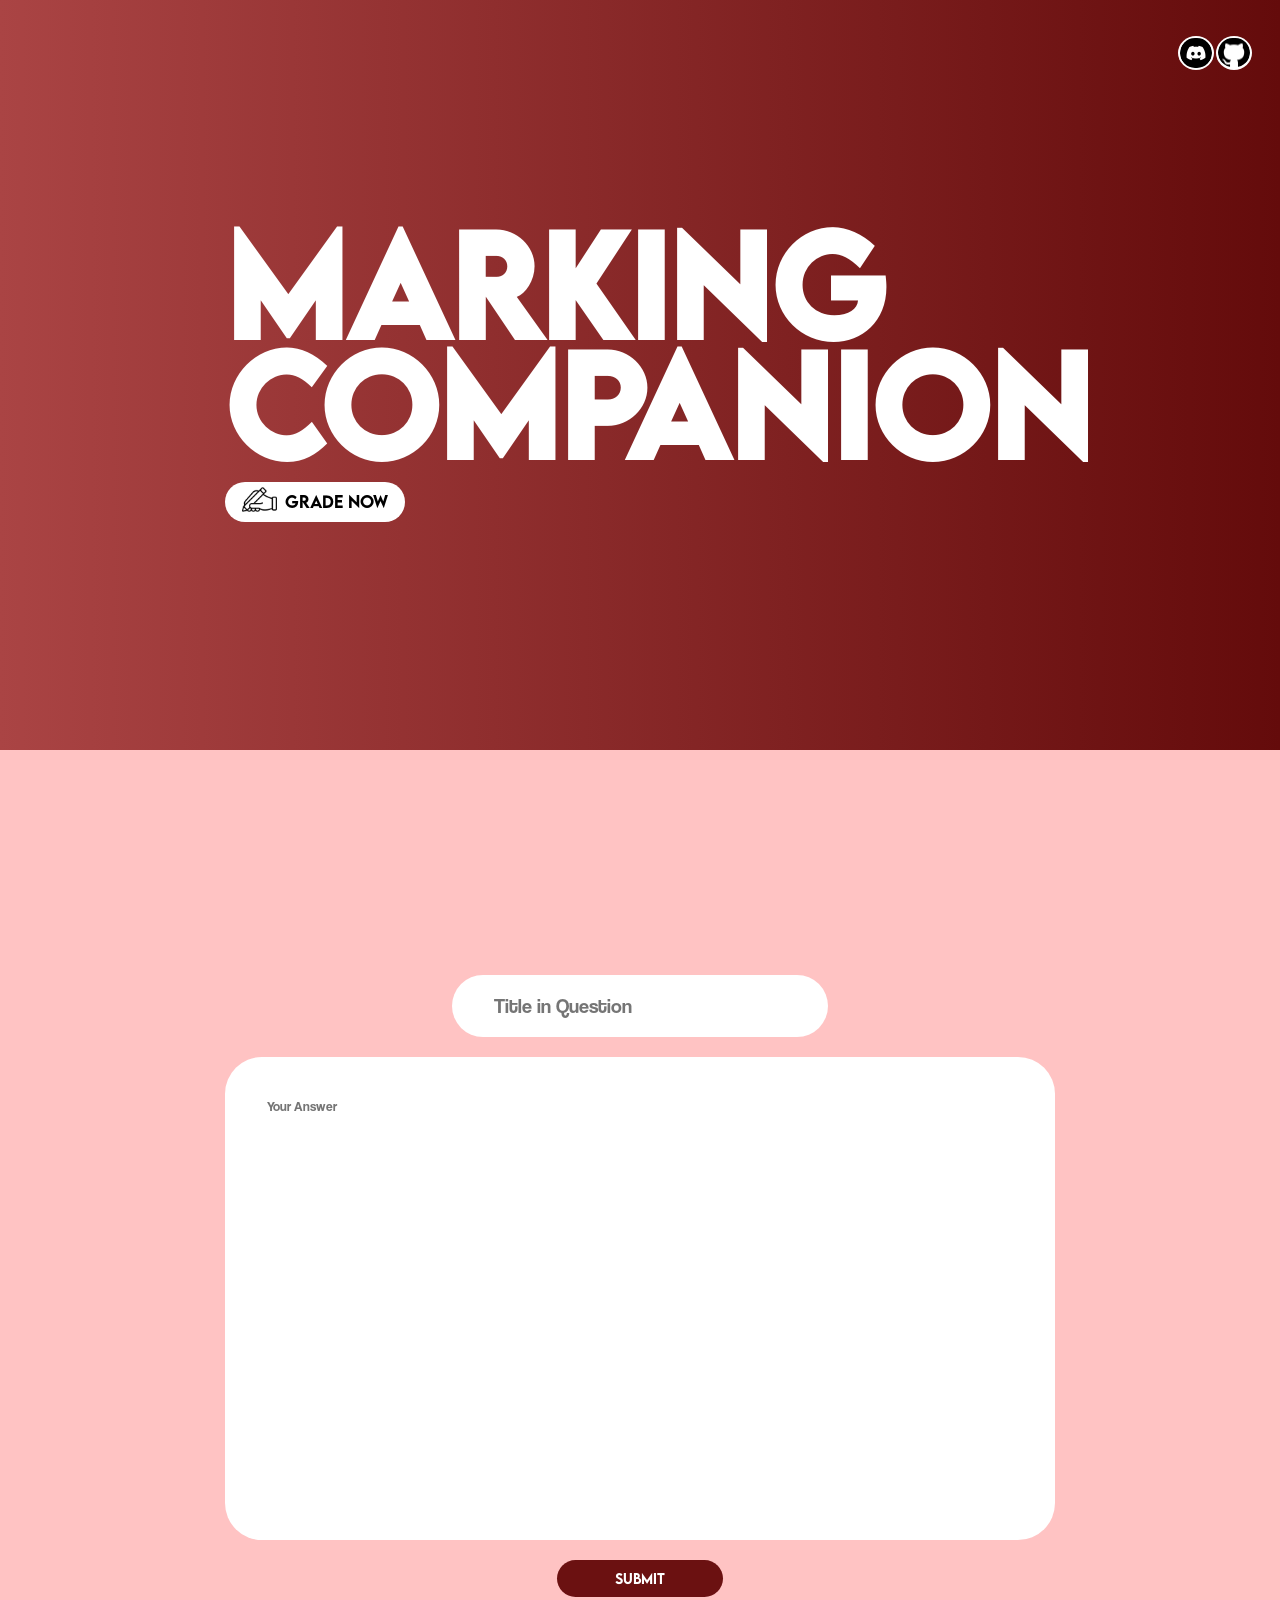
<file: templates/index.html>
<!DOCTYPE html>
<html lang="en">
    <head>
        <meta charset="UTF-8">
        <meta name="viewport" content="width=device-width, initial-scale=1.0">
        <link rel="stylesheet" href="/static/style.css">
        <link rel="icon" href="/static/icon.png">
        <title>Marking Companion</title>
        <!-- HTML Meta Tags -->
        <title>Marking Companion</title>
        <meta name="description" content="Get your 4EB1 Section C's checked right away. Why wait for validation? Get it done quick.">
        
        <!-- Facebook Meta Tags -->
        <meta property="og:url" content="https://markingcompanion.vercel.app/">
        <meta property="og:type" content="website">
        <meta property="og:title" content="Marking Companion">
        <meta property="og:description" content="Get your 4EB1 Section C's checked right away. Why wait for validation? Get it done quick.">
        <meta property="og:image" content="https://markingcompanion.vercel.app/static/bg.png">
        <meta property="theme-color" content="#721212">
        
        <!-- Twitter Meta Tags -->
        <meta name="twitter:card" content="summary_large_image">
        <meta property="twitter:domain" content="markingcompanion.vercel.app">
        <meta property="twitter:url" content="https://markingcompanion.vercel.app/">
        <meta name="twitter:title" content="Marking Companion">
        <meta name="twitter:description" content="Get your 4EB1 Section C's checked right away. Why wait for validation? Get it done quick.">
        <meta name="twitter:image" content="https://markingcompanion.vercel.app/static/bg.png">
    </head>
    <body>
        <section class="hero">
            <div class="additional">
                <a href="https://github.com/AdeebMahmood12/Marking-Companion">
                    <div class="github">
                        <svg width="32" height="29" viewBox="0 0 32 29" fill="none" xmlns="http://www.w3.org/2000/svg" xmlns:xlink="http://www.w3.org/1999/xlink" class="link">
                            <rect width="32" height="29" rx="14.5" fill="url(#pattern0_41_2)"/>
                            <defs>
                            <pattern id="pattern0_41_2" patternContentUnits="objectBoundingBox" width="1" height="1">
                            <use xlink:href="#image0_41_2" transform="matrix(0.00195312 0 0 0.00215517 0 -0.0517241)"/>
                            </pattern>
                            <image id="image0_41_2" width="512" height="512" xlink:href="[data-uri]"/>
                            </defs>
                        </svg>                        
                    </div>
                </a>    
                <a href="https://discord.gg/ap-edexcel-983670206889099264">
                    <div class="discord">
                        <svg width="32" height="30" viewBox="0 0 32 30" fill="none" xmlns="http://www.w3.org/2000/svg" xmlns:xlink="http://www.w3.org/1999/xlink" class="link">
                            <rect width="32" height="30" rx="15" fill="url(#pattern0_41_5)"/>
                            <defs>
                            <pattern id="pattern0_41_5" patternContentUnits="objectBoundingBox" width="1" height="1">
                            <use xlink:href="#image0_41_5" transform="matrix(0.00195312 0 0 0.00208333 0 -0.0333333)"/>
                            </pattern>
                            <image id="image0_41_5" width="512" height="512" xlink:href="[data-uri]"/>
                            </defs>
                        </svg>                        
                    </div>
                </a>
                <div class="partner">
                    <p style="font-family: Coolvetica; color: white;">Partner Server: AP-Edexcel</p>
                </div>
            </div>
            <div class="holder">
                <h1>Marking Companion</h1>
                <a href="#entry">
                    <div class="now">
                        <svg width="35" height="33" viewBox="0 0 35 33" fill="none" xmlns="http://www.w3.org/2000/svg" xmlns:xlink="http://www.w3.org/1999/xlink" style="padding-right: 8px; padding-bottom: 5px">
                            <rect width="35" height="33" fill="url(#pattern0_14_14)"/>
                            <defs>
                            <pattern id="pattern0_14_14" patternContentUnits="objectBoundingBox" width="1" height="1">
                            <use xlink:href="#image0_14_14" transform="matrix(0.005 0 0 0.00530303 0 -0.030303)"/>
                            </pattern>
                            <image id="image0_14_14" width="200" height="200" xlink:href="[data-uri]"/>
                            </defs>
                        </svg>                    
                        <p>Grade Now</p>
                    </div>
                </a> 
            </div>
            </section>
        <section class="entry" id="entry">
            <form action="" method="post">
                <input required type="text" id="title" placeholder="Title in Question" name="title">
                <textarea required id="essay" name="essay" placeholder="Your Answer"></textarea>
                <button type="submit">SUBMIT</button>
            </form>
        </section>
    </body>
</html>
</file>
<file: static/style.css>
@font-face {
    font-family: Coolvetica;
    src: url('coolvetica.otf') format('opentype');
}
@font-face {
    font-family: Lemon Milk;
    src: url('lemon_milk.otf') format('opentype');
}  

*{
    margin: 0%;
    scroll-behavior: smooth;
}
.hero{
    background-image: linear-gradient(to left, #640B0B, #AA4444);
    padding: 25vh;
    text-align: center;
    color: white;
    font-family: Lemon Milk;
}
.hero h1{
    font-size: 100pt;
    line-height: 90%;
    text-align: left;
}
.holder{
    display: flex;
    justify-content: flex-start;
    flex-direction: column;
}
.now{
    background-color: white;
    border-radius: 40px;
    color: black;
    display: inline-flex;
    justify-content: center;
    align-items: center;
    width: 180px;
    height: 40px;
    transition: box-shadow 200ms ease-in-out;
}
.now:hover{
    box-shadow: 4px 4px 30px rgba(0, 0, 0, 0.457);
}
a{
    margin-top: 2%;
    align-self: flex-start;
}
.entry{
    background-color: #FFC3C3;
    padding: 25vh;
}
input{
    font-family: Coolvetica;
    font-size: 15pt;
}
form{
    display: flex;
    flex-direction: column;
    justify-content: space-evenly;
    align-items: center;
    gap: 20px;
}
#title{
    padding-left: 5%;
    border: 2px rgb(99, 12, 22);
    border-radius: 37px;
    height: 60px;
    width: 40%;
}
#essay{
    height: 400px;
    width: 90%;
    padding: 5%;
    border: 2px rgb(99, 12, 22);
    border-radius: 37px;
    font-family: Coolvetica;
    font-size: 10pt;
    resize: none;
}
button {
    background-color: #6B1111;
    color: white;
    padding: 10px 15px;
    border: 0px;
    border-radius: 20px;
    width: 20%;
    align-items: flex-end;
    font-family: Lemon Milk;
    transition: box-shadow 200ms ease-in-out;
}
button:hover {
    box-shadow: 4px 4px 30px rgba(0, 0, 0, 0.457);
}
.additional div{
    transition: box-shadow 200ms ease-in-out;
}
.additional div:hover{
    box-shadow: 4px 4px 30px rgba(0, 0, 0, 0.457);
}
.github{
    width: 36px;
    height: 34px;
    border-radius: 50%;
    background-color: white;
    position: absolute;
    top: 4%;
    left: 95%;
}
.discord{
    width: 36px;
    height: 34px;
    border-radius: 50%;
    background-color: white;
    position: absolute;
    top: 4%;
    left: 92%;
}
.link{
    margin-top: 6%;
}
.discord{
    width: 36px;
    height: 34px;
    border-radius: 50%;
    background-color: white;
    position: absolute;
    top: 4%;
    left: 92%;
}
.partner{
    width: 150px;
    height: 40px;
    display: flex;
    align-items: center;
    justify-content: center;
    text-align: center;
    border-radius: 20px;
    background-color: rgb(171, 80, 80);
    position: absolute;
    top: 12%;
    left: 87%; 
    opacity: 0;
    transition: opacity 10s ease-in-out;
}
.additional a:hover + .partner{
    opacity: 1;
}
</file>
